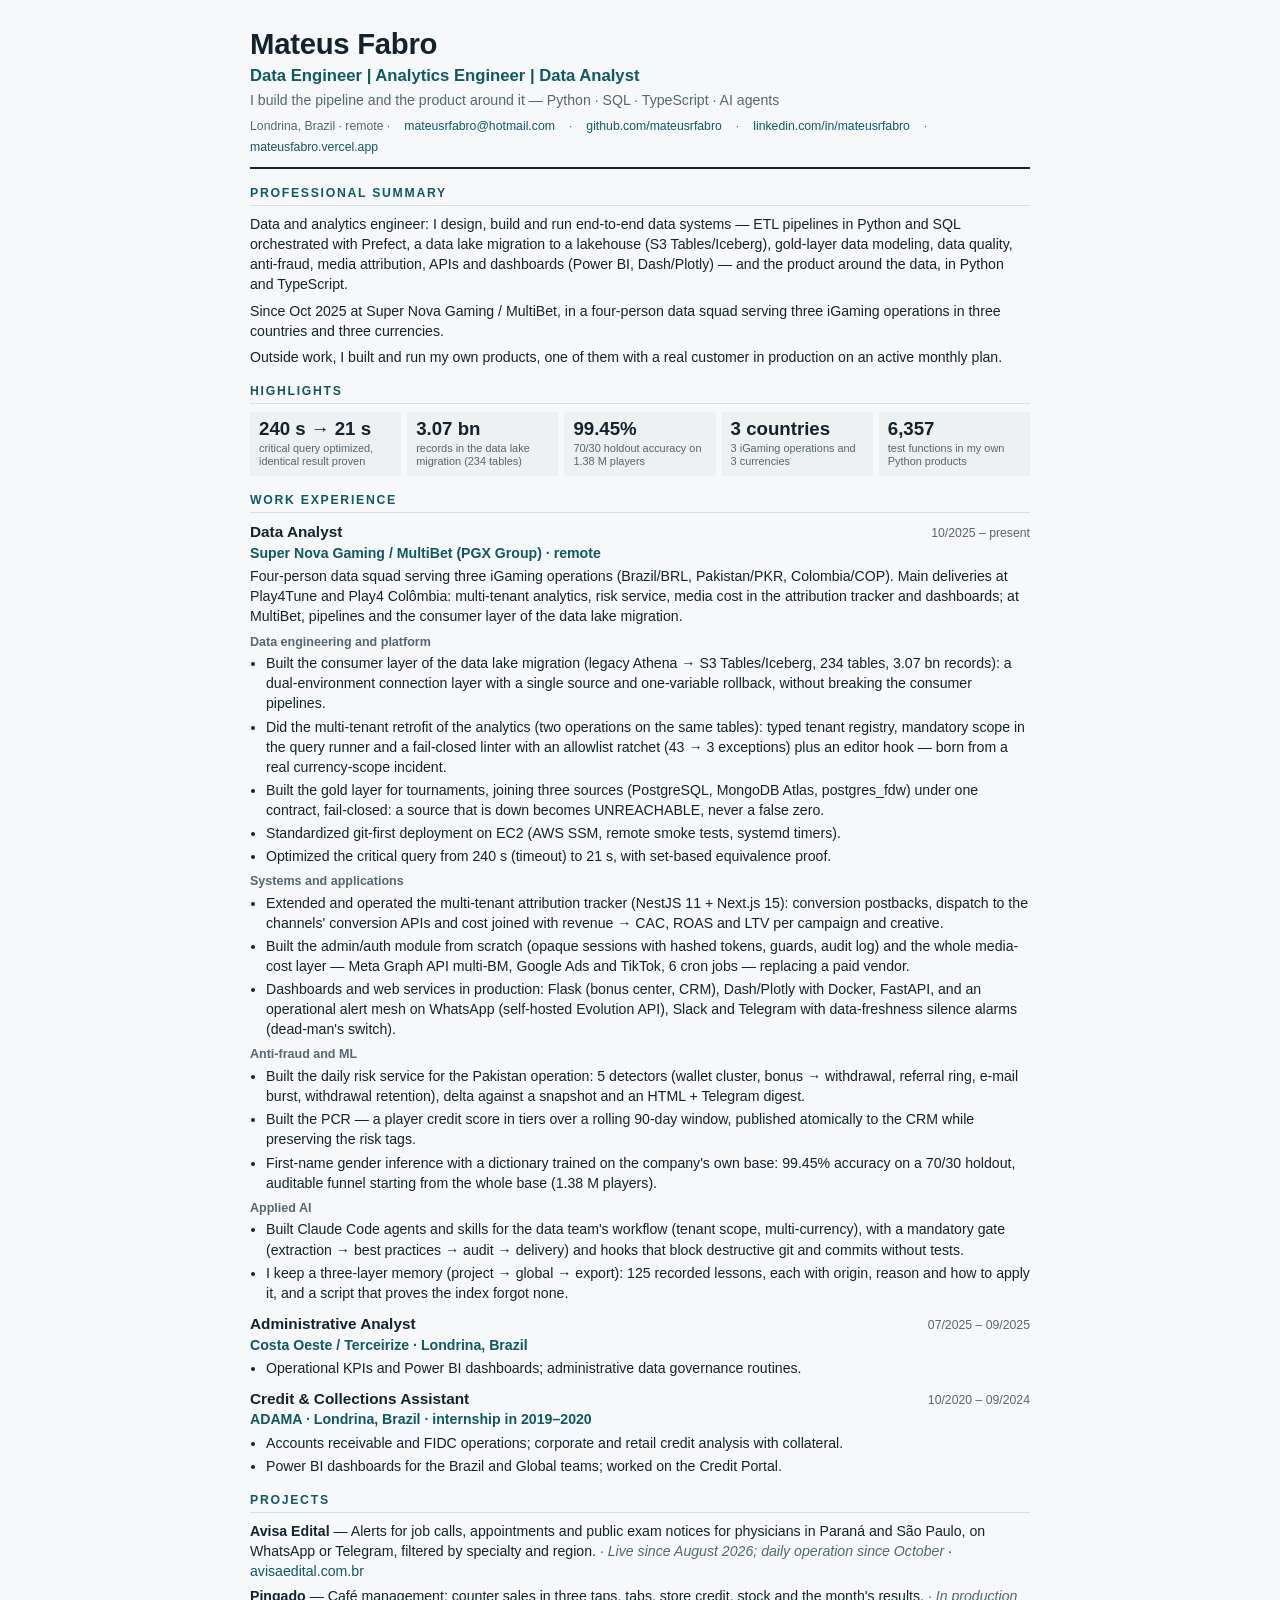
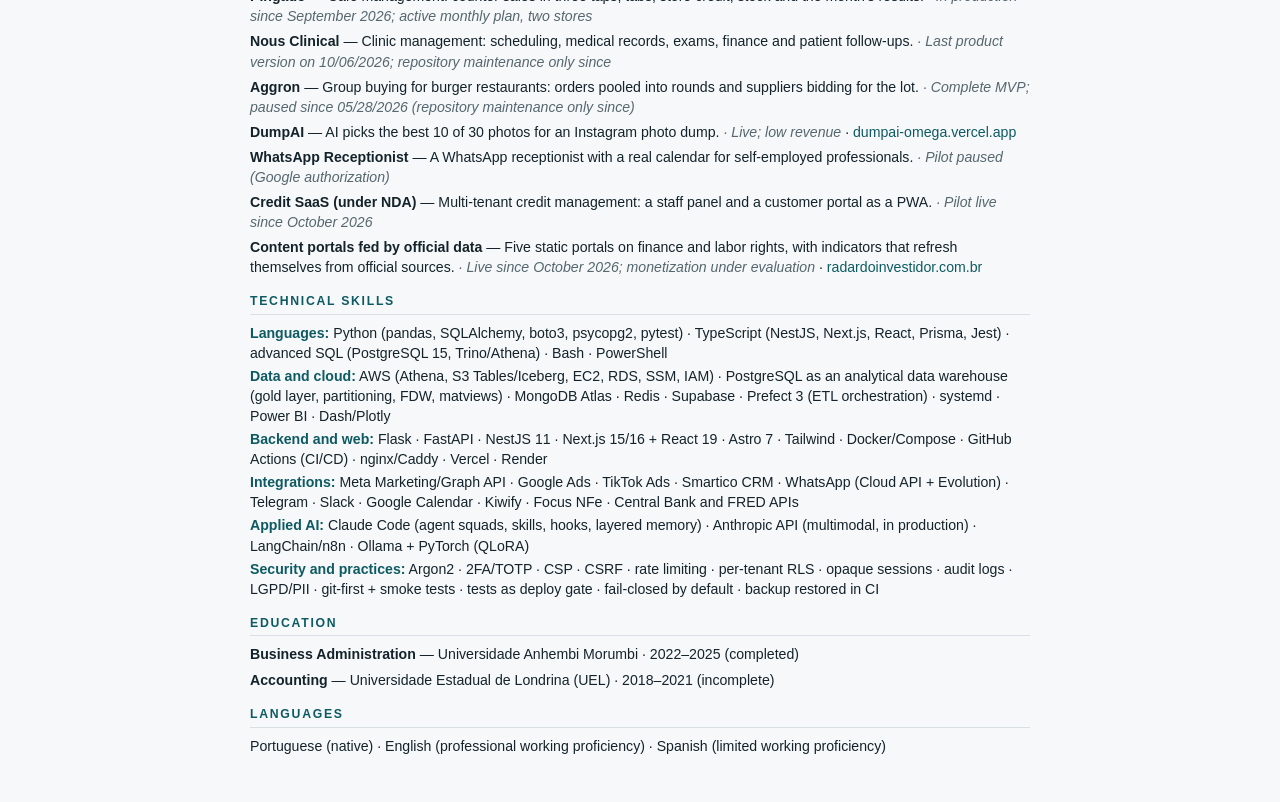
<file: public/curriculo/mateus-fabro-en.html>
<!doctype html>
<html lang="en">
<head>
<meta charset="utf-8">
<meta name="viewport" content="width=device-width, initial-scale=1">
<title>Mateus Fabro — Data Engineer | Analytics Engineer | Data Analyst</title>
<meta name="robots" content="noindex">
<style>
:root{--paper:#F6F8F9;--ink:#14232B;--muted:#56676F;--accent:#0E5A63;--rule:#D9E0E3;--tile:#EDF1F2}
*{box-sizing:border-box}
html{-webkit-text-size-adjust:100%}
body{margin:0;background:var(--paper);color:var(--ink);font:10.6pt/1.42 "Segoe UI",-apple-system,Roboto,"Helvetica Neue",Arial,sans-serif}
a{color:var(--accent);text-decoration:none}
.folha{max-width:820px;margin:0 auto;padding:28px 20px 40px}
header{border-bottom:2px solid var(--ink);padding-bottom:10px;margin-bottom:12px}
h1{font-size:22pt;margin:0;line-height:1.1;letter-spacing:-.01em}
.cargo{font-size:12.5pt;color:var(--accent);margin:4px 0 2px;font-weight:600}
.sub{color:var(--muted);margin:0 0 8px}
.contato{font-size:9.2pt;color:var(--muted);display:flex;flex-wrap:wrap;gap:4px 14px}
h2{font-size:9.2pt;letter-spacing:.14em;text-transform:uppercase;color:var(--accent);border-bottom:1px solid var(--rule);padding-bottom:3px;margin:16px 0 8px}
p{margin:0 0 6px}
.numeros{display:grid;grid-template-columns:repeat(5,1fr);gap:6px}
.numero{background:var(--tile);padding:7px 9px;border-radius:3px}
.numero b{display:block;font-size:14pt;line-height:1.1}
.numero span{font-size:8.2pt;color:var(--muted);line-height:1.25;display:block;margin-top:2px}
.exp{margin-bottom:10px}.exp .topo,.exp h4,h2{break-after:avoid}li{break-inside:avoid}
.exp .topo{display:flex;justify-content:space-between;gap:12px;flex-wrap:wrap;align-items:baseline}
.exp h3{font-size:11.5pt;margin:0}
.exp .quando{font-size:9.2pt;color:var(--muted);white-space:nowrap}
.exp .cargo-exp{color:var(--accent);font-weight:600;margin:0 0 3px}
.exp h4{font-size:9.4pt;margin:7px 0 2px;color:var(--muted);font-weight:600}
ul{margin:0 0 4px 16px;padding:0}
li{margin:0 0 3px}
.produto{margin:0 0 5px}
.produto a{white-space:nowrap}
.comp{margin:0 0 3px}.comp b{color:var(--accent)}
.produto b{color:var(--ink)}
.produto .status{color:var(--muted);font-style:italic}
table{border-collapse:collapse;width:100%;font-size:9.4pt}
td{vertical-align:top;padding:3px 6px 3px 0;border-bottom:1px solid var(--rule)}
td:first-child{font-weight:600;white-space:nowrap;width:1%;color:var(--accent)}
.rodape{margin-top:14px;font-size:8pt;color:var(--muted);border-top:1px solid var(--rule);padding-top:6px}
@page{size:A4;margin:10mm 12mm}
@media print{body{background:#fff;font-size:9.4pt;line-height:1.33}table{font-size:9pt}h2{margin:5px 0 3px}p{margin-bottom:4px}.exp{margin-bottom:5px}.rodape{margin-top:4px;padding-top:3px}li{margin-bottom:2px}.numero{padding:5px 8px}.folha{max-width:none;padding:0}.numeros{gap:5px}}
@media (max-width:520px){.numeros{grid-template-columns:1fr 1fr}.exp .quando{white-space:normal}}
</style>
</head>
<body><div class="folha">
<header>
<h1>Mateus Fabro</h1>
<p class="cargo">Data Engineer | Analytics Engineer | Data Analyst</p>
<p class="sub">I build the pipeline and the product around it — Python · SQL · TypeScript · AI agents</p>
<div class="contato">Londrina, Brazil · remote · <a href="mailto:mateusrfabro@hotmail.com">mateusrfabro@hotmail.com</a> · <a href="https://github.com/mateusrfabro">github.com/mateusrfabro</a> · <a href="https://www.linkedin.com/in/mateusrfabro">linkedin.com/in/mateusrfabro</a> · <a href="https://mateusfabro.vercel.app">mateusfabro.vercel.app</a></div>
</header>
<section class="resumo"><h2>Professional Summary</h2><p>Data and analytics engineer: I design, build and run end-to-end data systems — ETL pipelines in Python and SQL orchestrated with Prefect, a data lake migration to a lakehouse (S3 Tables/Iceberg), gold-layer data modeling, data quality, anti-fraud, media attribution, APIs and dashboards (Power BI, Dash/Plotly) — and the product around the data, in Python and TypeScript.</p><p>Since Oct 2025 at Super Nova Gaming / MultiBet, in a four-person data squad serving three iGaming operations in three countries and three currencies.</p><p>Outside work, I built and run my own products, one of them with a real customer in production on an active monthly plan.</p></section>
<section><h2>Highlights</h2><div class="numeros"><div class="numero"><b>240 s → 21 s</b><span>critical query optimized, identical result proven</span></div><div class="numero"><b>3.07 bn</b><span>records in the data lake migration (234 tables)</span></div><div class="numero"><b>99.45%</b><span>70/30 holdout accuracy on 1.38 M players</span></div><div class="numero"><b>3 countries</b><span>3 iGaming operations and 3 currencies</span></div><div class="numero"><b>6,357</b><span>test functions in my own Python products</span></div></div></section>
<section><h2>Work Experience</h2><div class="exp"><div class="topo"><h3>Data Analyst</h3><span class="quando">10/2025 – present</span></div><p class="cargo-exp">Super Nova Gaming / MultiBet (PGX Group) · remote</p><p>Four-person data squad serving three iGaming operations (Brazil/BRL, Pakistan/PKR, Colombia/COP). Main deliveries at Play4Tune and Play4 Colômbia: multi-tenant analytics, risk service, media cost in the attribution tracker and dashboards; at MultiBet, pipelines and the consumer layer of the data lake migration.</p><h4>Data engineering and platform</h4><ul><li>Built the consumer layer of the data lake migration (legacy Athena → S3 Tables/Iceberg, 234 tables, 3.07 bn records): a dual-environment connection layer with a single source and one-variable rollback, without breaking the consumer pipelines.</li><li>Did the multi-tenant retrofit of the analytics (two operations on the same tables): typed tenant registry, mandatory scope in the query runner and a fail-closed linter with an allowlist ratchet (43 → 3 exceptions) plus an editor hook — born from a real currency-scope incident.</li><li>Built the gold layer for tournaments, joining three sources (PostgreSQL, MongoDB Atlas, postgres_fdw) under one contract, fail-closed: a source that is down becomes UNREACHABLE, never a false zero.</li><li>Standardized git-first deployment on EC2 (AWS SSM, remote smoke tests, systemd timers).</li><li>Optimized the critical query from 240 s (timeout) to 21 s, with set-based equivalence proof.</li></ul><h4>Systems and applications</h4><ul><li>Extended and operated the multi-tenant attribution tracker (NestJS 11 + Next.js 15): conversion postbacks, dispatch to the channels&#x27; conversion APIs and cost joined with revenue → CAC, ROAS and LTV per campaign and creative.</li><li>Built the admin/auth module from scratch (opaque sessions with hashed tokens, guards, audit log) and the whole media-cost layer — Meta Graph API multi-BM, Google Ads and TikTok, 6 cron jobs — replacing a paid vendor.</li><li>Dashboards and web services in production: Flask (bonus center, CRM), Dash/Plotly with Docker, FastAPI, and an operational alert mesh on WhatsApp (self-hosted Evolution API), Slack and Telegram with data-freshness silence alarms (dead-man&#x27;s switch).</li></ul><h4>Anti-fraud and ML</h4><ul><li>Built the daily risk service for the Pakistan operation: 5 detectors (wallet cluster, bonus → withdrawal, referral ring, e-mail burst, withdrawal retention), delta against a snapshot and an HTML + Telegram digest.</li><li>Built the PCR — a player credit score in tiers over a rolling 90-day window, published atomically to the CRM while preserving the risk tags.</li><li>First-name gender inference with a dictionary trained on the company&#x27;s own base: 99.45% accuracy on a 70/30 holdout, auditable funnel starting from the whole base (1.38 M players).</li></ul><h4>Applied AI</h4><ul><li>Built Claude Code agents and skills for the data team&#x27;s workflow (tenant scope, multi-currency), with a mandatory gate (extraction → best practices → audit → delivery) and hooks that block destructive git and commits without tests.</li><li>I keep a three-layer memory (project → global → export): 125 recorded lessons, each with origin, reason and how to apply it, and a script that proves the index forgot none.</li></ul></div><div class="exp"><div class="topo"><h3>Administrative Analyst</h3><span class="quando">07/2025 – 09/2025</span></div><p class="cargo-exp">Costa Oeste / Terceirize · Londrina, Brazil</p><ul><li>Operational KPIs and Power BI dashboards; administrative data governance routines.</li></ul></div><div class="exp"><div class="topo"><h3>Credit &amp; Collections Assistant</h3><span class="quando">10/2020 – 09/2024</span></div><p class="cargo-exp">ADAMA · Londrina, Brazil · internship in 2019–2020</p><ul><li>Accounts receivable and FIDC operations; corporate and retail credit analysis with collateral.</li><li>Power BI dashboards for the Brazil and Global teams; worked on the Credit Portal.</li></ul></div></section>
<section><h2>Projects</h2><p class="produto"><b>Avisa Edital</b> — Alerts for job calls, appointments and public exam notices for physicians in Paraná and São Paulo, on WhatsApp or Telegram, filtered by specialty and region. <span class="status">· Live since August 2026; daily operation since October</span> · <a href="https://avisaedital.com.br">avisaedital.com.br</a></p><p class="produto"><b>Pingado</b> — Café management: counter sales in three taps, tabs, store credit, stock and the month&#x27;s results. <span class="status">· In production since September 2026; active monthly plan, two stores</span></p><p class="produto"><b>Nous Clinical</b> — Clinic management: scheduling, medical records, exams, finance and patient follow-ups. <span class="status">· Last product version on 10/06/2026; repository maintenance only since</span></p><p class="produto"><b>Aggron</b> — Group buying for burger restaurants: orders pooled into rounds and suppliers bidding for the lot. <span class="status">· Complete MVP; paused since 05/28/2026 (repository maintenance only since)</span></p><p class="produto"><b>DumpAI</b> — AI picks the best 10 of 30 photos for an Instagram photo dump. <span class="status">· Live; low revenue</span> · <a href="https://dumpai-omega.vercel.app">dumpai-omega.vercel.app</a></p><p class="produto"><b>WhatsApp Receptionist</b> — A WhatsApp receptionist with a real calendar for self-employed professionals. <span class="status">· Pilot paused (Google authorization)</span></p><p class="produto"><b>Credit SaaS (under NDA)</b> — Multi-tenant credit management: a staff panel and a customer portal as a PWA. <span class="status">· Pilot live since October 2026</span></p><p class="produto"><b>Content portals fed by official data</b> — Five static portals on finance and labor rights, with indicators that refresh themselves from official sources. <span class="status">· Live since October 2026; monetization under evaluation</span> · <a href="https://radardoinvestidor.com.br">radardoinvestidor.com.br</a></p></section>
<section><h2>Technical Skills</h2><p class="comp"><b>Languages:</b> Python (pandas, SQLAlchemy, boto3, psycopg2, pytest) · TypeScript (NestJS, Next.js, React, Prisma, Jest) · advanced SQL (PostgreSQL 15, Trino/Athena) · Bash · PowerShell</p><p class="comp"><b>Data and cloud:</b> AWS (Athena, S3 Tables/Iceberg, EC2, RDS, SSM, IAM) · PostgreSQL as an analytical data warehouse (gold layer, partitioning, FDW, matviews) · MongoDB Atlas · Redis · Supabase · Prefect 3 (ETL orchestration) · systemd · Power BI · Dash/Plotly</p><p class="comp"><b>Backend and web:</b> Flask · FastAPI · NestJS 11 · Next.js 15/16 + React 19 · Astro 7 · Tailwind · Docker/Compose · GitHub Actions (CI/CD) · nginx/Caddy · Vercel · Render</p><p class="comp"><b>Integrations:</b> Meta Marketing/Graph API · Google Ads · TikTok Ads · Smartico CRM · WhatsApp (Cloud API + Evolution) · Telegram · Slack · Google Calendar · Kiwify · Focus NFe · Central Bank and FRED APIs</p><p class="comp"><b>Applied AI:</b> Claude Code (agent squads, skills, hooks, layered memory) · Anthropic API (multimodal, in production) · LangChain/n8n · Ollama + PyTorch (QLoRA)</p><p class="comp"><b>Security and practices:</b> Argon2 · 2FA/TOTP · CSP · CSRF · rate limiting · per-tenant RLS · opaque sessions · audit logs · LGPD/PII · git-first + smoke tests · tests as deploy gate · fail-closed by default · backup restored in CI</p></section>
<section><h2>Education</h2><p><b>Business Administration</b> — Universidade Anhembi Morumbi · 2022–2025 (completed)</p><p><b>Accounting</b> — Universidade Estadual de Londrina (UEL) · 2018–2021 (incomplete)</p></section>
<section><h2>Languages</h2><p>Portuguese (native) · English (professional working proficiency) · Spanish (limited working proficiency)</p></section>
</div></body></html>
</file>
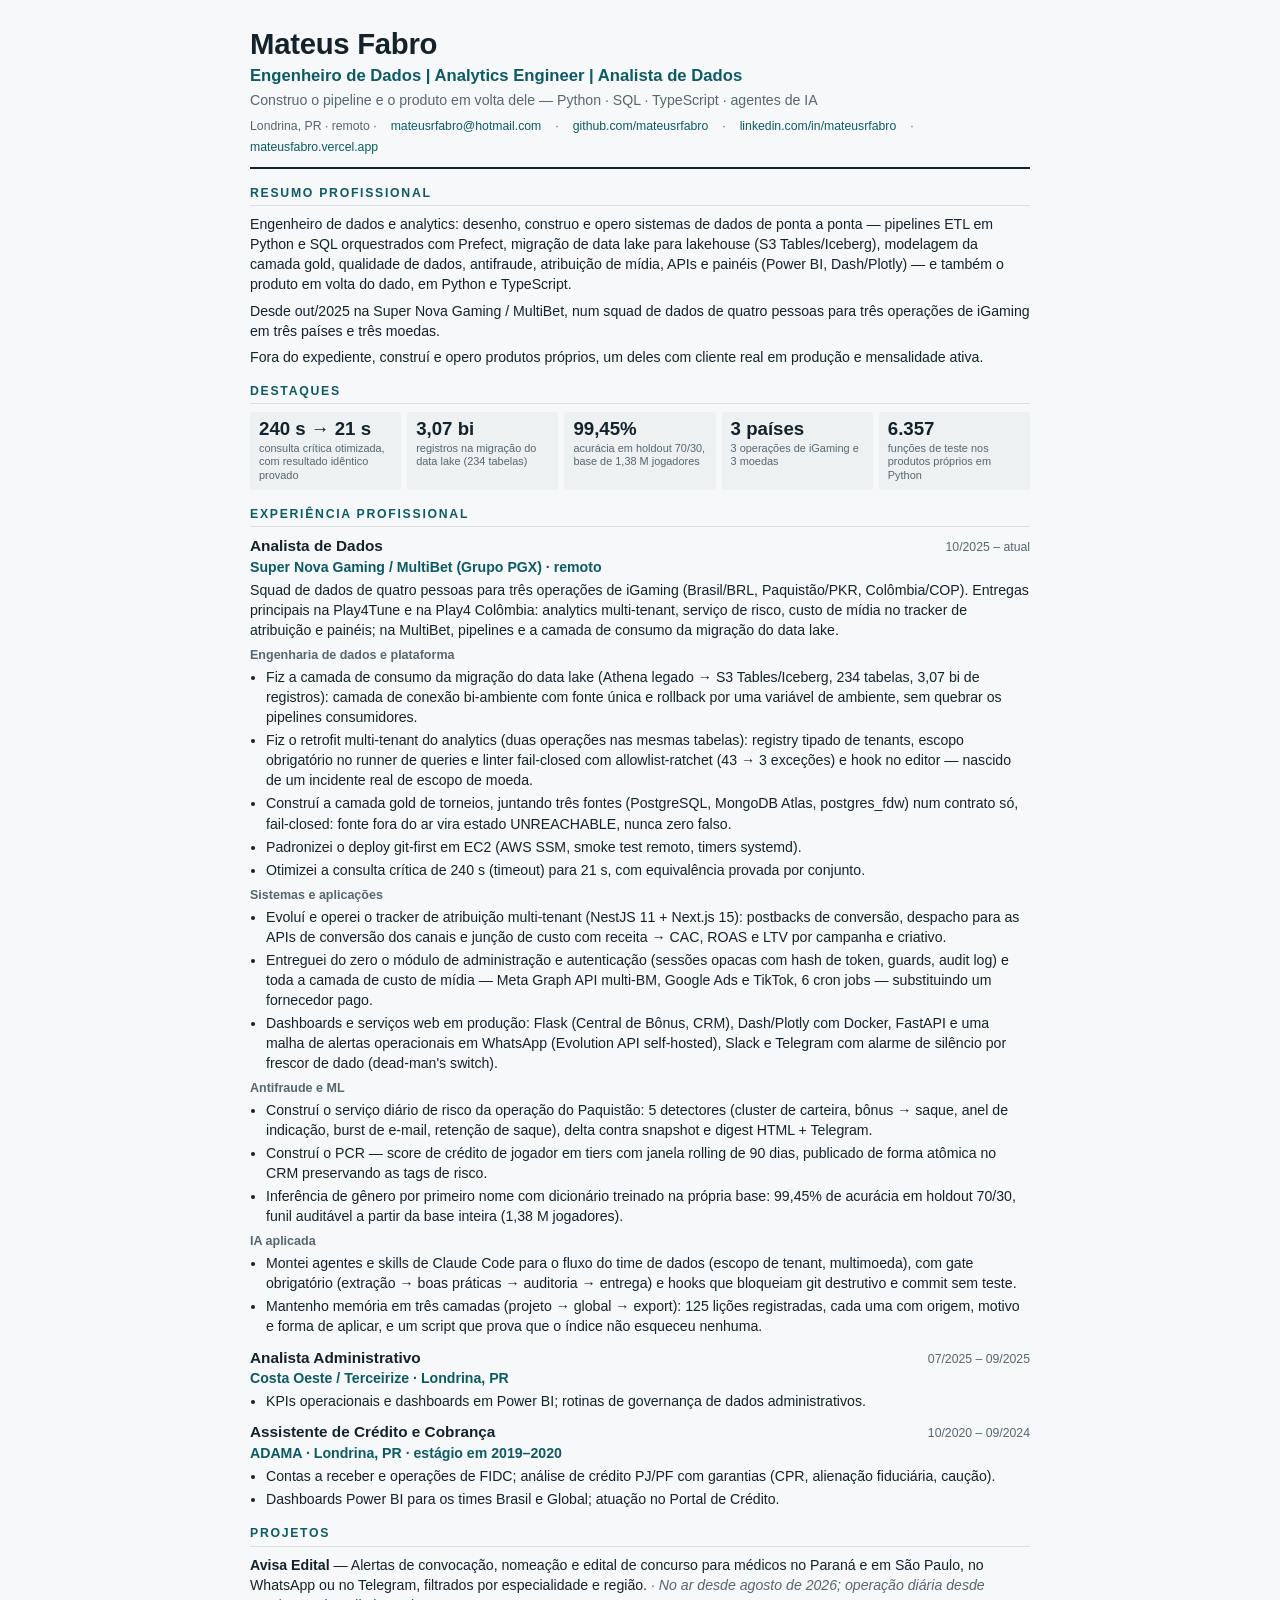
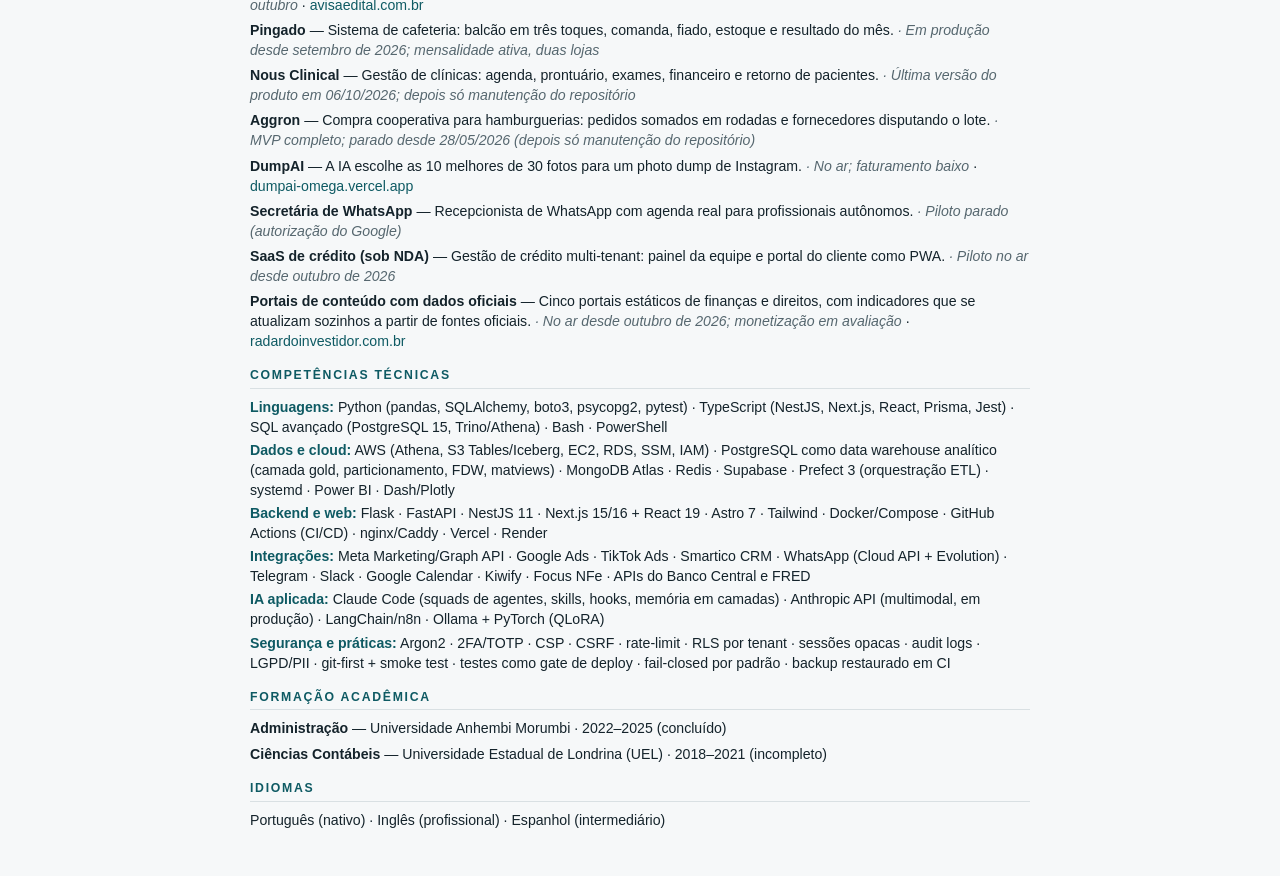
<file: public/curriculo/mateus-fabro-pt.html>
<!doctype html>
<html lang="pt-BR">
<head>
<meta charset="utf-8">
<meta name="viewport" content="width=device-width, initial-scale=1">
<title>Mateus Fabro — Engenheiro de Dados | Analytics Engineer | Analista de Dados</title>
<meta name="robots" content="noindex">
<style>
:root{--paper:#F6F8F9;--ink:#14232B;--muted:#56676F;--accent:#0E5A63;--rule:#D9E0E3;--tile:#EDF1F2}
*{box-sizing:border-box}
html{-webkit-text-size-adjust:100%}
body{margin:0;background:var(--paper);color:var(--ink);font:10.6pt/1.42 "Segoe UI",-apple-system,Roboto,"Helvetica Neue",Arial,sans-serif}
a{color:var(--accent);text-decoration:none}
.folha{max-width:820px;margin:0 auto;padding:28px 20px 40px}
header{border-bottom:2px solid var(--ink);padding-bottom:10px;margin-bottom:12px}
h1{font-size:22pt;margin:0;line-height:1.1;letter-spacing:-.01em}
.cargo{font-size:12.5pt;color:var(--accent);margin:4px 0 2px;font-weight:600}
.sub{color:var(--muted);margin:0 0 8px}
.contato{font-size:9.2pt;color:var(--muted);display:flex;flex-wrap:wrap;gap:4px 14px}
h2{font-size:9.2pt;letter-spacing:.14em;text-transform:uppercase;color:var(--accent);border-bottom:1px solid var(--rule);padding-bottom:3px;margin:16px 0 8px}
p{margin:0 0 6px}
.numeros{display:grid;grid-template-columns:repeat(5,1fr);gap:6px}
.numero{background:var(--tile);padding:7px 9px;border-radius:3px}
.numero b{display:block;font-size:14pt;line-height:1.1}
.numero span{font-size:8.2pt;color:var(--muted);line-height:1.25;display:block;margin-top:2px}
.exp{margin-bottom:10px}.exp .topo,.exp h4,h2{break-after:avoid}li{break-inside:avoid}
.exp .topo{display:flex;justify-content:space-between;gap:12px;flex-wrap:wrap;align-items:baseline}
.exp h3{font-size:11.5pt;margin:0}
.exp .quando{font-size:9.2pt;color:var(--muted);white-space:nowrap}
.exp .cargo-exp{color:var(--accent);font-weight:600;margin:0 0 3px}
.exp h4{font-size:9.4pt;margin:7px 0 2px;color:var(--muted);font-weight:600}
ul{margin:0 0 4px 16px;padding:0}
li{margin:0 0 3px}
.produto{margin:0 0 5px}
.produto a{white-space:nowrap}
.comp{margin:0 0 3px}.comp b{color:var(--accent)}
.produto b{color:var(--ink)}
.produto .status{color:var(--muted);font-style:italic}
table{border-collapse:collapse;width:100%;font-size:9.4pt}
td{vertical-align:top;padding:3px 6px 3px 0;border-bottom:1px solid var(--rule)}
td:first-child{font-weight:600;white-space:nowrap;width:1%;color:var(--accent)}
.rodape{margin-top:14px;font-size:8pt;color:var(--muted);border-top:1px solid var(--rule);padding-top:6px}
@page{size:A4;margin:10mm 12mm}
@media print{body{background:#fff;font-size:9.4pt;line-height:1.33}table{font-size:9pt}h2{margin:5px 0 3px}p{margin-bottom:4px}.exp{margin-bottom:5px}.rodape{margin-top:4px;padding-top:3px}li{margin-bottom:2px}.numero{padding:5px 8px}.folha{max-width:none;padding:0}.numeros{gap:5px}}
@media (max-width:520px){.numeros{grid-template-columns:1fr 1fr}.exp .quando{white-space:normal}}
</style>
</head>
<body><div class="folha">
<header>
<h1>Mateus Fabro</h1>
<p class="cargo">Engenheiro de Dados | Analytics Engineer | Analista de Dados</p>
<p class="sub">Construo o pipeline e o produto em volta dele — Python · SQL · TypeScript · agentes de IA</p>
<div class="contato">Londrina, PR · remoto · <a href="mailto:mateusrfabro@hotmail.com">mateusrfabro@hotmail.com</a> · <a href="https://github.com/mateusrfabro">github.com/mateusrfabro</a> · <a href="https://www.linkedin.com/in/mateusrfabro">linkedin.com/in/mateusrfabro</a> · <a href="https://mateusfabro.vercel.app">mateusfabro.vercel.app</a></div>
</header>
<section class="resumo"><h2>Resumo profissional</h2><p>Engenheiro de dados e analytics: desenho, construo e opero sistemas de dados de ponta a ponta — pipelines ETL em Python e SQL orquestrados com Prefect, migração de data lake para lakehouse (S3 Tables/Iceberg), modelagem da camada gold, qualidade de dados, antifraude, atribuição de mídia, APIs e painéis (Power BI, Dash/Plotly) — e também o produto em volta do dado, em Python e TypeScript.</p><p>Desde out/2025 na Super Nova Gaming / MultiBet, num squad de dados de quatro pessoas para três operações de iGaming em três países e três moedas.</p><p>Fora do expediente, construí e opero produtos próprios, um deles com cliente real em produção e mensalidade ativa.</p></section>
<section><h2>Destaques</h2><div class="numeros"><div class="numero"><b>240 s → 21 s</b><span>consulta crítica otimizada, com resultado idêntico provado</span></div><div class="numero"><b>3,07 bi</b><span>registros na migração do data lake (234 tabelas)</span></div><div class="numero"><b>99,45%</b><span>acurácia em holdout 70/30, base de 1,38 M jogadores</span></div><div class="numero"><b>3 países</b><span>3 operações de iGaming e 3 moedas</span></div><div class="numero"><b>6.357</b><span>funções de teste nos produtos próprios em Python</span></div></div></section>
<section><h2>Experiência profissional</h2><div class="exp"><div class="topo"><h3>Analista de Dados</h3><span class="quando">10/2025 – atual</span></div><p class="cargo-exp">Super Nova Gaming / MultiBet (Grupo PGX) · remoto</p><p>Squad de dados de quatro pessoas para três operações de iGaming (Brasil/BRL, Paquistão/PKR, Colômbia/COP). Entregas principais na Play4Tune e na Play4 Colômbia: analytics multi-tenant, serviço de risco, custo de mídia no tracker de atribuição e painéis; na MultiBet, pipelines e a camada de consumo da migração do data lake.</p><h4>Engenharia de dados e plataforma</h4><ul><li>Fiz a camada de consumo da migração do data lake (Athena legado → S3 Tables/Iceberg, 234 tabelas, 3,07 bi de registros): camada de conexão bi-ambiente com fonte única e rollback por uma variável de ambiente, sem quebrar os pipelines consumidores.</li><li>Fiz o retrofit multi-tenant do analytics (duas operações nas mesmas tabelas): registry tipado de tenants, escopo obrigatório no runner de queries e linter fail-closed com allowlist-ratchet (43 → 3 exceções) e hook no editor — nascido de um incidente real de escopo de moeda.</li><li>Construí a camada gold de torneios, juntando três fontes (PostgreSQL, MongoDB Atlas, postgres_fdw) num contrato só, fail-closed: fonte fora do ar vira estado UNREACHABLE, nunca zero falso.</li><li>Padronizei o deploy git-first em EC2 (AWS SSM, smoke test remoto, timers systemd).</li><li>Otimizei a consulta crítica de 240 s (timeout) para 21 s, com equivalência provada por conjunto.</li></ul><h4>Sistemas e aplicações</h4><ul><li>Evoluí e operei o tracker de atribuição multi-tenant (NestJS 11 + Next.js 15): postbacks de conversão, despacho para as APIs de conversão dos canais e junção de custo com receita → CAC, ROAS e LTV por campanha e criativo.</li><li>Entreguei do zero o módulo de administração e autenticação (sessões opacas com hash de token, guards, audit log) e toda a camada de custo de mídia — Meta Graph API multi-BM, Google Ads e TikTok, 6 cron jobs — substituindo um fornecedor pago.</li><li>Dashboards e serviços web em produção: Flask (Central de Bônus, CRM), Dash/Plotly com Docker, FastAPI e uma malha de alertas operacionais em WhatsApp (Evolution API self-hosted), Slack e Telegram com alarme de silêncio por frescor de dado (dead-man&#x27;s switch).</li></ul><h4>Antifraude e ML</h4><ul><li>Construí o serviço diário de risco da operação do Paquistão: 5 detectores (cluster de carteira, bônus → saque, anel de indicação, burst de e-mail, retenção de saque), delta contra snapshot e digest HTML + Telegram.</li><li>Construí o PCR — score de crédito de jogador em tiers com janela rolling de 90 dias, publicado de forma atômica no CRM preservando as tags de risco.</li><li>Inferência de gênero por primeiro nome com dicionário treinado na própria base: 99,45% de acurácia em holdout 70/30, funil auditável a partir da base inteira (1,38 M jogadores).</li></ul><h4>IA aplicada</h4><ul><li>Montei agentes e skills de Claude Code para o fluxo do time de dados (escopo de tenant, multimoeda), com gate obrigatório (extração → boas práticas → auditoria → entrega) e hooks que bloqueiam git destrutivo e commit sem teste.</li><li>Mantenho memória em três camadas (projeto → global → export): 125 lições registradas, cada uma com origem, motivo e forma de aplicar, e um script que prova que o índice não esqueceu nenhuma.</li></ul></div><div class="exp"><div class="topo"><h3>Analista Administrativo</h3><span class="quando">07/2025 – 09/2025</span></div><p class="cargo-exp">Costa Oeste / Terceirize · Londrina, PR</p><ul><li>KPIs operacionais e dashboards em Power BI; rotinas de governança de dados administrativos.</li></ul></div><div class="exp"><div class="topo"><h3>Assistente de Crédito e Cobrança</h3><span class="quando">10/2020 – 09/2024</span></div><p class="cargo-exp">ADAMA · Londrina, PR · estágio em 2019–2020</p><ul><li>Contas a receber e operações de FIDC; análise de crédito PJ/PF com garantias (CPR, alienação fiduciária, caução).</li><li>Dashboards Power BI para os times Brasil e Global; atuação no Portal de Crédito.</li></ul></div></section>
<section><h2>Projetos</h2><p class="produto"><b>Avisa Edital</b> — Alertas de convocação, nomeação e edital de concurso para médicos no Paraná e em São Paulo, no WhatsApp ou no Telegram, filtrados por especialidade e região. <span class="status">· No ar desde agosto de 2026; operação diária desde outubro</span> · <a href="https://avisaedital.com.br">avisaedital.com.br</a></p><p class="produto"><b>Pingado</b> — Sistema de cafeteria: balcão em três toques, comanda, fiado, estoque e resultado do mês. <span class="status">· Em produção desde setembro de 2026; mensalidade ativa, duas lojas</span></p><p class="produto"><b>Nous Clinical</b> — Gestão de clínicas: agenda, prontuário, exames, financeiro e retorno de pacientes. <span class="status">· Última versão do produto em 06/10/2026; depois só manutenção do repositório</span></p><p class="produto"><b>Aggron</b> — Compra cooperativa para hamburguerias: pedidos somados em rodadas e fornecedores disputando o lote. <span class="status">· MVP completo; parado desde 28/05/2026 (depois só manutenção do repositório)</span></p><p class="produto"><b>DumpAI</b> — A IA escolhe as 10 melhores de 30 fotos para um photo dump de Instagram. <span class="status">· No ar; faturamento baixo</span> · <a href="https://dumpai-omega.vercel.app">dumpai-omega.vercel.app</a></p><p class="produto"><b>Secretária de WhatsApp</b> — Recepcionista de WhatsApp com agenda real para profissionais autônomos. <span class="status">· Piloto parado (autorização do Google)</span></p><p class="produto"><b>SaaS de crédito (sob NDA)</b> — Gestão de crédito multi-tenant: painel da equipe e portal do cliente como PWA. <span class="status">· Piloto no ar desde outubro de 2026</span></p><p class="produto"><b>Portais de conteúdo com dados oficiais</b> — Cinco portais estáticos de finanças e direitos, com indicadores que se atualizam sozinhos a partir de fontes oficiais. <span class="status">· No ar desde outubro de 2026; monetização em avaliação</span> · <a href="https://radardoinvestidor.com.br">radardoinvestidor.com.br</a></p></section>
<section><h2>Competências técnicas</h2><p class="comp"><b>Linguagens:</b> Python (pandas, SQLAlchemy, boto3, psycopg2, pytest) · TypeScript (NestJS, Next.js, React, Prisma, Jest) · SQL avançado (PostgreSQL 15, Trino/Athena) · Bash · PowerShell</p><p class="comp"><b>Dados e cloud:</b> AWS (Athena, S3 Tables/Iceberg, EC2, RDS, SSM, IAM) · PostgreSQL como data warehouse analítico (camada gold, particionamento, FDW, matviews) · MongoDB Atlas · Redis · Supabase · Prefect 3 (orquestração ETL) · systemd · Power BI · Dash/Plotly</p><p class="comp"><b>Backend e web:</b> Flask · FastAPI · NestJS 11 · Next.js 15/16 + React 19 · Astro 7 · Tailwind · Docker/Compose · GitHub Actions (CI/CD) · nginx/Caddy · Vercel · Render</p><p class="comp"><b>Integrações:</b> Meta Marketing/Graph API · Google Ads · TikTok Ads · Smartico CRM · WhatsApp (Cloud API + Evolution) · Telegram · Slack · Google Calendar · Kiwify · Focus NFe · APIs do Banco Central e FRED</p><p class="comp"><b>IA aplicada:</b> Claude Code (squads de agentes, skills, hooks, memória em camadas) · Anthropic API (multimodal, em produção) · LangChain/n8n · Ollama + PyTorch (QLoRA)</p><p class="comp"><b>Segurança e práticas:</b> Argon2 · 2FA/TOTP · CSP · CSRF · rate-limit · RLS por tenant · sessões opacas · audit logs · LGPD/PII · git-first + smoke test · testes como gate de deploy · fail-closed por padrão · backup restaurado em CI</p></section>
<section><h2>Formação acadêmica</h2><p><b>Administração</b> — Universidade Anhembi Morumbi · 2022–2025 (concluído)</p><p><b>Ciências Contábeis</b> — Universidade Estadual de Londrina (UEL) · 2018–2021 (incompleto)</p></section>
<section><h2>Idiomas</h2><p>Português (nativo) · Inglês (profissional) · Espanhol (intermediário)</p></section>
</div></body></html>
</file>
